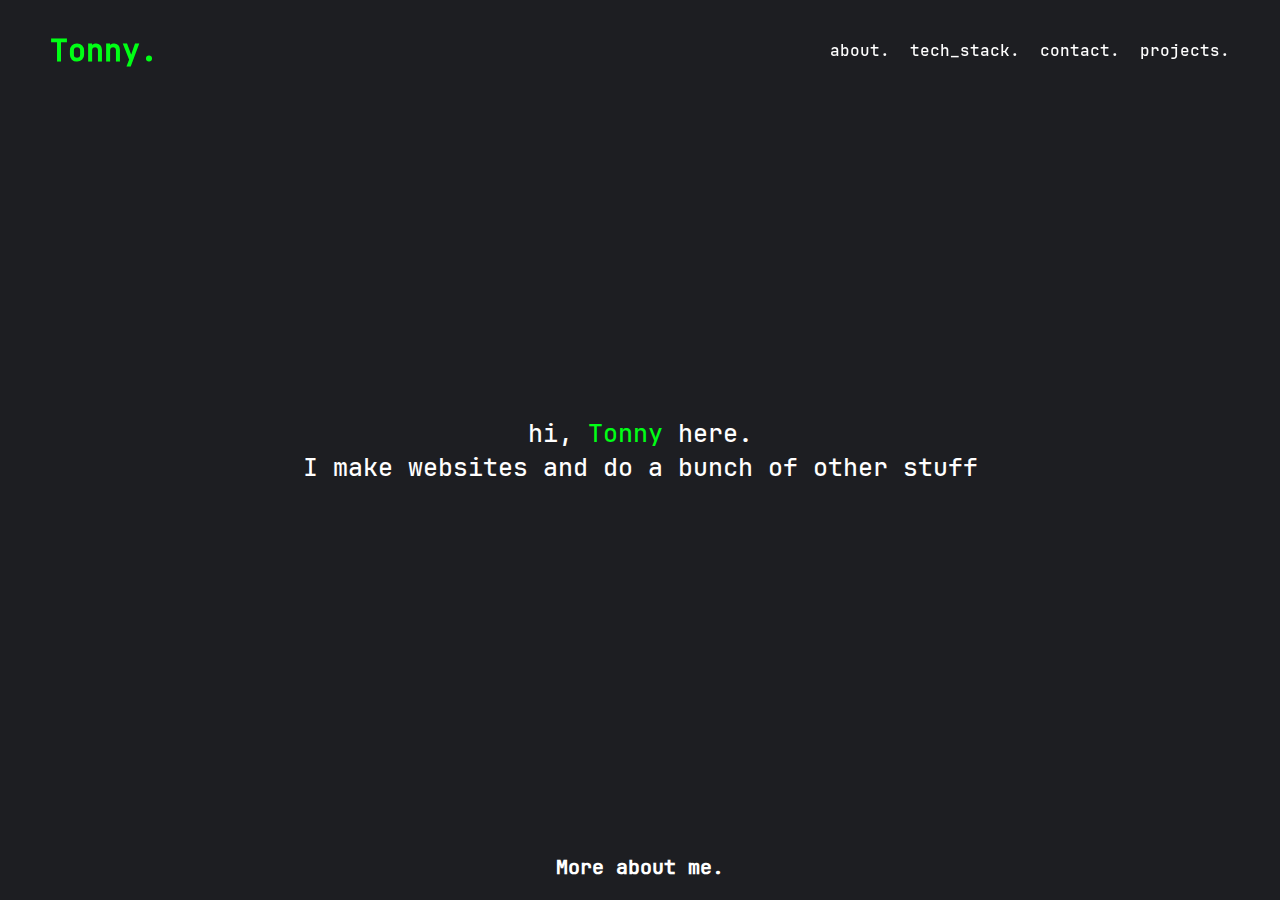
<file: index.html>
<!DOCTYPE html>
<html lang="en">
<head>
    <meta charset="UTF-8">
    <meta name="viewport" content="width=device-width, initial-scale=1.0">
    <link rel="stylesheet" href="styles.css">
    <link rel="icon" href="Assets/code.svg">
    <title>Tonny - Web Developer</title>
</head>
<body>
    <div class="navContainer">
        <div class="logo">
            <h1 class="thisLink">Tonny.</h1>
        </div>
        <nav>
            <ul id="menu">
                <li><a href="about.html">about.</a></li>
                <li><a href="techStack.html">tech_stack.</a></li>
                <li><a href="contact.html">contact.</a></li>
                <li><a href="projects.html">projects.</a></li>
            </ul>
        </nav>
        <div class="mobileControls">
            <svg id="openMenu" viewBox="0 0 24 24" width="50px" height="50px" fill="none" xmlns="http://www.w3.org/2000/svg" stroke="#fff"><g id="SVGRepo_bgCarrier" stroke-width="0"></g><g id="SVGRepo_tracerCarrier" stroke-linecap="round" stroke-linejoin="round"></g><g id="SVGRepo_iconCarrier"> <path d="M4 7L7 7M20 7L11 7" stroke="" stroke-width="1.5" stroke-linecap="round"></path> <path d="M20 17H17M4 17L13 17" stroke="" stroke-width="1.5" stroke-linecap="round"></path> <path d="M4 12H7L20 12" stroke="" stroke-width="1.5" stroke-linecap="round"></path> </g></svg>
            <svg id="closeMenu" viewBox="0 0 24 24" width="50px" height="50px" fill="none" xmlns="http://www.w3.org/2000/svg" stroke="#fff"><g id="SVGRepo_bgCarrier" stroke-width="0"></g><g id="SVGRepo_tracerCarrier" stroke-linecap="round" stroke-linejoin="round"></g><g id="SVGRepo_iconCarrier"> <g id="Menu / Close_MD"> <path id="Vector" d="M18 18L12 12M12 12L6 6M12 12L18 6M12 12L6 18" stroke="" stroke-width="2" stroke-linecap="round" stroke-linejoin="round"></path> </g> </g></svg>
        </div>
    </div>
    <section class="hero">
        <p>hi, <span class="thisLink" >Tonny</span> here.<br> I make websites and do a bunch of other stuff</p>
        <h3 class="scrollDown"><a href="projects.html">More about me.</a></h3>
    </section>
   
    <script src="app.js"></script>

    
</body>
</html>
</file>
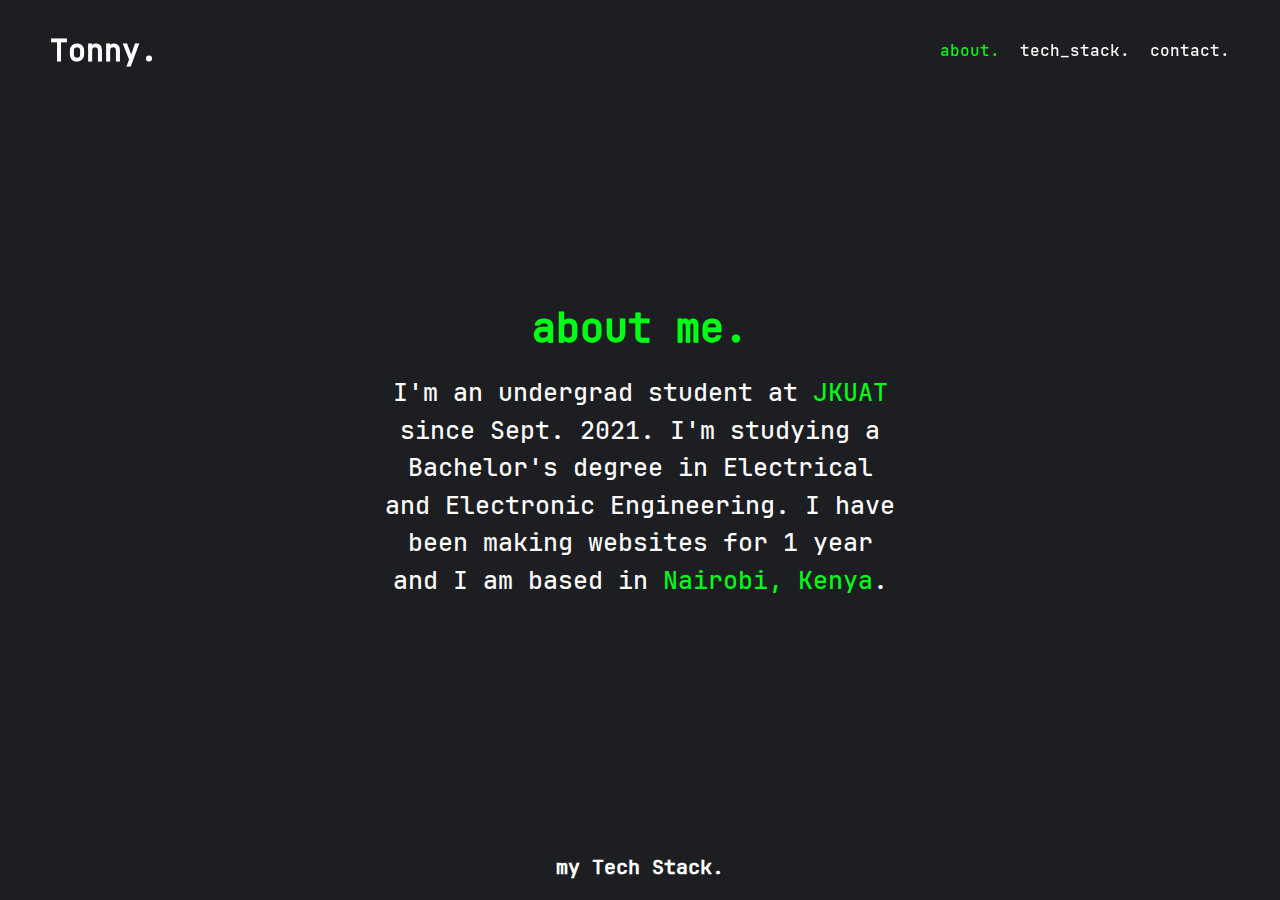
<file: about.html>
<!DOCTYPE html>
<html lang="en">
<head>
    <meta charset="UTF-8">
    <meta name="viewport" content="width=device-width, initial-scale=1.0">
    <link rel="stylesheet" href="styles.css">
    <link rel="icon" href="Assets/code.svg">
    <title>Tonny - About</title>
</head>
<body>
    <div class="navContainer">
        <div class="logo">
            <h1><a href="index.html">Tonny.</a></h1>
        </div>
        <nav>
            <ul id="menu">
                <li><a class="thisLink" href="about.html">about.</a></li>
                <li><a href="techStack.html">tech_stack.</a></li>
                <li><a href="contact.html">contact.</a></li>
            </ul>
        </nav>
        <div class="mobileControls">
            <svg id="openMenu" viewBox="0 0 24 24" width="50px" height="50px" fill="none" xmlns="http://www.w3.org/2000/svg" stroke="#fff"><g id="SVGRepo_bgCarrier" stroke-width="0"></g><g id="SVGRepo_tracerCarrier" stroke-linecap="round" stroke-linejoin="round"></g><g id="SVGRepo_iconCarrier"> <path d="M4 7L7 7M20 7L11 7" stroke="" stroke-width="1.5" stroke-linecap="round"></path> <path d="M20 17H17M4 17L13 17" stroke="" stroke-width="1.5" stroke-linecap="round"></path> <path d="M4 12H7L20 12" stroke="" stroke-width="1.5" stroke-linecap="round"></path> </g></svg>
            <svg id="closeMenu" viewBox="0 0 24 24" width="50px" height="50px" fill="none" xmlns="http://www.w3.org/2000/svg" stroke="#fff"><g id="SVGRepo_bgCarrier" stroke-width="0"></g><g id="SVGRepo_tracerCarrier" stroke-linecap="round" stroke-linejoin="round"></g><g id="SVGRepo_iconCarrier"> <g id="Menu / Close_MD"> <path id="Vector" d="M18 18L12 12M12 12L6 6M12 12L18 6M12 12L6 18" stroke="" stroke-width="2" stroke-linecap="round" stroke-linejoin="round"></path> </g> </g></svg>
        </div>
    </div>
    <section class="about">
        <h1 class="thisLink">about me.</h1>
        <p>I'm an undergrad student at <span><a class="thisLink" href="https://www.jkuat.ac.ke/" >JKUAT</a></span> since Sept. 2021.
            I'm studying a Bachelor's degree in Electrical and Electronic Engineering. 
            I have been making websites for <span id="experienceYears">1 year</span> and
            I am based in <span><a class="thisLink" href="https://www.google.com/search?q=nairobi&sca_esv=2e926f43141c8c40&sxsrf=ADLYWIKxHqfuUeMB3ZUhoISvGhqfgi4Hsw%3A1726320033377&ei=oY3lZuvZFsOLxc8Pk4650AU&ved=0ahUKEwirru6iw8KIAxXDRfEDHRNHDloQ4dUDCBA&uact=5&oq=nairobi&gs_lp=[base64]&sclient=gws-wiz-serp">Nairobi, Kenya</a></span>. </p>
        <h3 class="scrollDown"><a href="techStack.html">my Tech Stack.</a></h3>
    </section>
   
    <script src="app.js"></script>

    
</body>
</html>
</file>
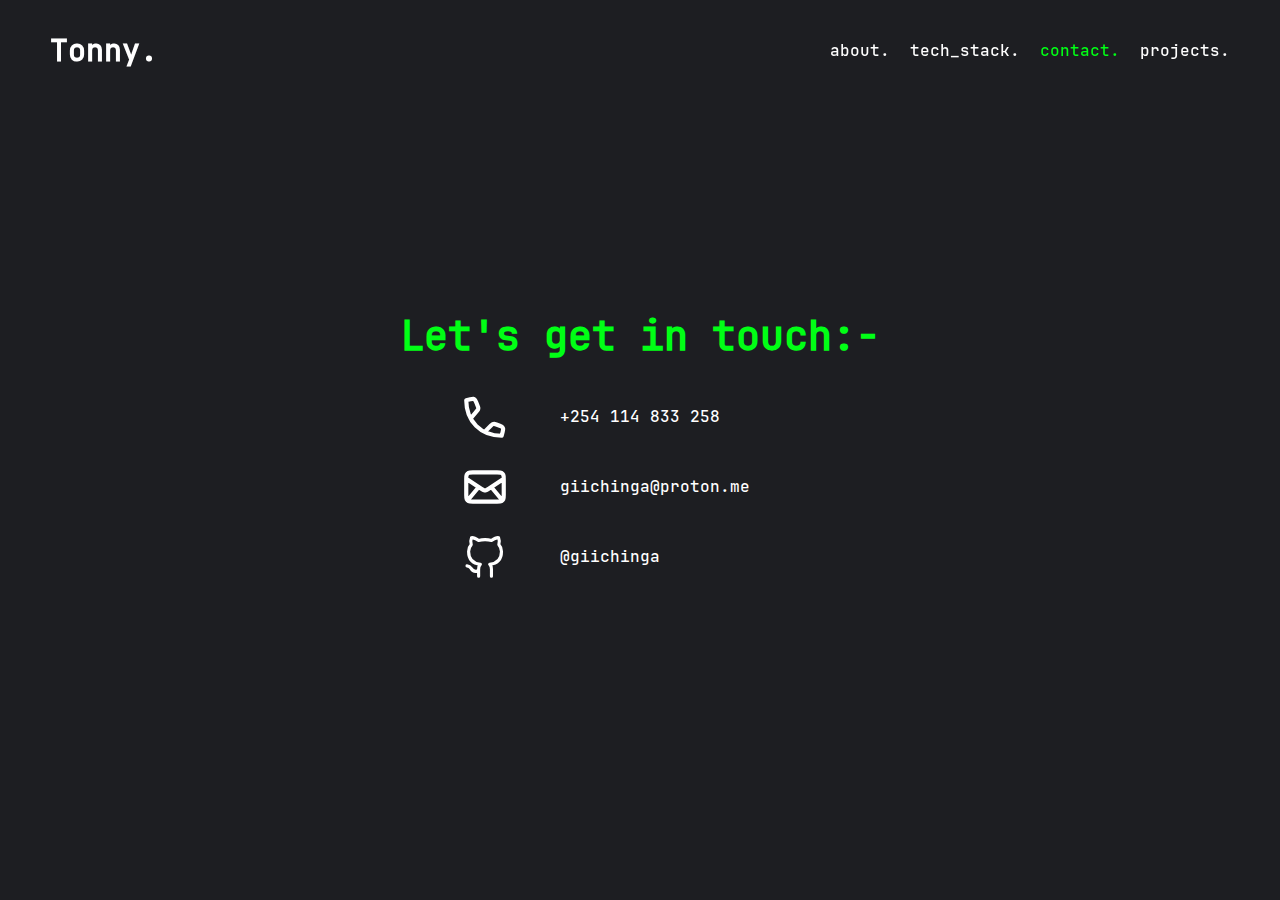
<file: contact.html>
<!DOCTYPE html>
<html lang="en">
<head>
    <meta charset="UTF-8">
    <meta name="viewport" content="width=device-width, initial-scale=1.0">
    <link rel="stylesheet" href="styles.css">
    <link rel="icon" href="Assets/code.svg">
    <title>Tonny - Contact</title>
</head>
<body>
    <div class="navContainer">
        <div class="logo">
            <h1><a href="index.html">Tonny.</a></h1>
        </div>
        <nav>
            <ul id="menu">
                <li><a href="about.html">about.</a></li>
                <li><a href="techStack.html">tech_stack.</a></li>
                <li><a class="thisLink" href="contact.html">contact.</a></li>
                <li><a href="projects.html">projects.</a></li>

            </ul>
        </nav>
        <div class="mobileControls">
            <svg id="openMenu" viewBox="0 0 24 24" width="50px" height="50px" fill="none" xmlns="http://www.w3.org/2000/svg" stroke="#fff"><g id="SVGRepo_bgCarrier" stroke-width="0"></g><g id="SVGRepo_tracerCarrier" stroke-linecap="round" stroke-linejoin="round"></g><g id="SVGRepo_iconCarrier"> <path d="M4 7L7 7M20 7L11 7" stroke="" stroke-width="1.5" stroke-linecap="round"></path> <path d="M20 17H17M4 17L13 17" stroke="" stroke-width="1.5" stroke-linecap="round"></path> <path d="M4 12H7L20 12" stroke="" stroke-width="1.5" stroke-linecap="round"></path> </g></svg>
            <svg id="closeMenu" viewBox="0 0 24 24" width="50px" height="50px" fill="none" xmlns="http://www.w3.org/2000/svg" stroke="#fff"><g id="SVGRepo_bgCarrier" stroke-width="0"></g><g id="SVGRepo_tracerCarrier" stroke-linecap="round" stroke-linejoin="round"></g><g id="SVGRepo_iconCarrier"> <g id="Menu / Close_MD"> <path id="Vector" d="M18 18L12 12M12 12L6 6M12 12L18 6M12 12L6 18" stroke="" stroke-width="2" stroke-linecap="round" stroke-linejoin="round"></path> </g> </g></svg>
        </div>
    </div>
    <section class="contact">
        <h1 class="thisLink">Let's get in touch:-</h1>
        <ul>
            <li><a><svg viewBox="0 0 24 24" fill="none" xmlns="http://www.w3.org/2000/svg"><g id="SVGRepo_bgCarrier" stroke-width="0"></g><g id="SVGRepo_tracerCarrier" stroke-linecap="round" stroke-linejoin="round"></g><g id="SVGRepo_iconCarrier"> <path d="M5.11596 12.7268L8.15456 9.08666C8.46255 8.69067 8.61655 8.49267 8.69726 8.27061C8.76867 8.07411 8.79821 7.86486 8.784 7.65628C8.76793 7.42055 8.67477 7.18766 8.48846 6.72187L7.77776 4.94513C7.50204 4.25581 7.36417 3.91116 7.12635 3.68525C6.91678 3.48618 6.65417 3.3519 6.37009 3.29856C6.0477 3.23803 5.68758 3.32806 4.96733 3.50812L3 4.00002C3 14 9.99969 21 20 21L20.4916 19.0324C20.6717 18.3122 20.7617 17.952 20.7012 17.6297C20.6478 17.3456 20.5136 17.083 20.3145 16.8734C20.0886 16.6356 19.7439 16.4977 19.0546 16.222L17.4691 15.5878C16.9377 15.3752 16.672 15.2689 16.4071 15.2608C16.1729 15.2536 15.9404 15.3013 15.728 15.4002C15.4877 15.512 15.2854 15.7144 14.8807 16.1191L11.7943 19.1569" stroke="#000000" stroke-width="2" stroke-linecap="round" stroke-linejoin="round"></path> </g></svg> +254 114 833 258</a></li>
            <li><a><svg viewBox="0 0 24 24" fill="none" xmlns="http://www.w3.org/2000/svg"><g id="SVGRepo_bgCarrier" stroke-width="0"></g><g id="SVGRepo_tracerCarrier" stroke-linecap="round" stroke-linejoin="round"></g><g id="SVGRepo_iconCarrier"> <path d="M4 18L9 12M20 18L15 12M3 8L10.225 12.8166C10.8665 13.2443 11.1872 13.4582 11.5339 13.5412C11.8403 13.6147 12.1597 13.6147 12.4661 13.5412C12.8128 13.4582 13.1335 13.2443 13.775 12.8166L21 8M6.2 19H17.8C18.9201 19 19.4802 19 19.908 18.782C20.2843 18.5903 20.5903 18.2843 20.782 17.908C21 17.4802 21 16.9201 21 15.8V8.2C21 7.0799 21 6.51984 20.782 6.09202C20.5903 5.71569 20.2843 5.40973 19.908 5.21799C19.4802 5 18.9201 5 17.8 5H6.2C5.0799 5 4.51984 5 4.09202 5.21799C3.71569 5.40973 3.40973 5.71569 3.21799 6.09202C3 6.51984 3 7.07989 3 8.2V15.8C3 16.9201 3 17.4802 3.21799 17.908C3.40973 18.2843 3.71569 18.5903 4.09202 18.782C4.51984 19 5.07989 19 6.2 19Z" stroke="#000000" stroke-width="2" stroke-linecap="round" stroke-linejoin="round"></path> </g></svg> giichinga@proton.me</a></li>
            <li><a><svg viewBox="0 0 192 192" xmlns="http://www.w3.org/2000/svg" fill="none"><g id="SVGRepo_bgCarrier" stroke-width="0"></g><g id="SVGRepo_tracerCarrier" stroke-linecap="round" stroke-linejoin="round"></g><g id="SVGRepo_iconCarrier"><path stroke="#000000" stroke-linecap="round" stroke-linejoin="round" stroke-width="12" d="M120.755 170c.03-4.669.059-20.874.059-27.29 0-9.272-3.167-15.339-6.719-18.41 22.051-2.464 45.201-10.863 45.201-49.067 0-10.855-3.824-19.735-10.175-26.683 1.017-2.516 4.413-12.63-.987-26.32 0 0-8.296-2.672-27.202 10.204-7.912-2.213-16.371-3.308-24.784-3.352-8.414.044-16.872 1.14-24.785 3.352C52.457 19.558 44.162 22.23 44.162 22.23c-5.4 13.69-2.004 23.804-.987 26.32C36.824 55.498 33 64.378 33 75.233c0 38.204 23.149 46.603 45.2 49.067-3.551 3.071-6.719 9.138-6.719 18.41 0 6.416.03 22.621.059 27.29M27 130c9.939.703 15.67 9.735 15.67 9.735 8.834 15.199 23.178 10.803 28.815 8.265"></path></g></svg> @giichinga</a></li>
        </ul>

    </section>
   
    <script src="app.js"></script>

    
</body>
</html>
</file>
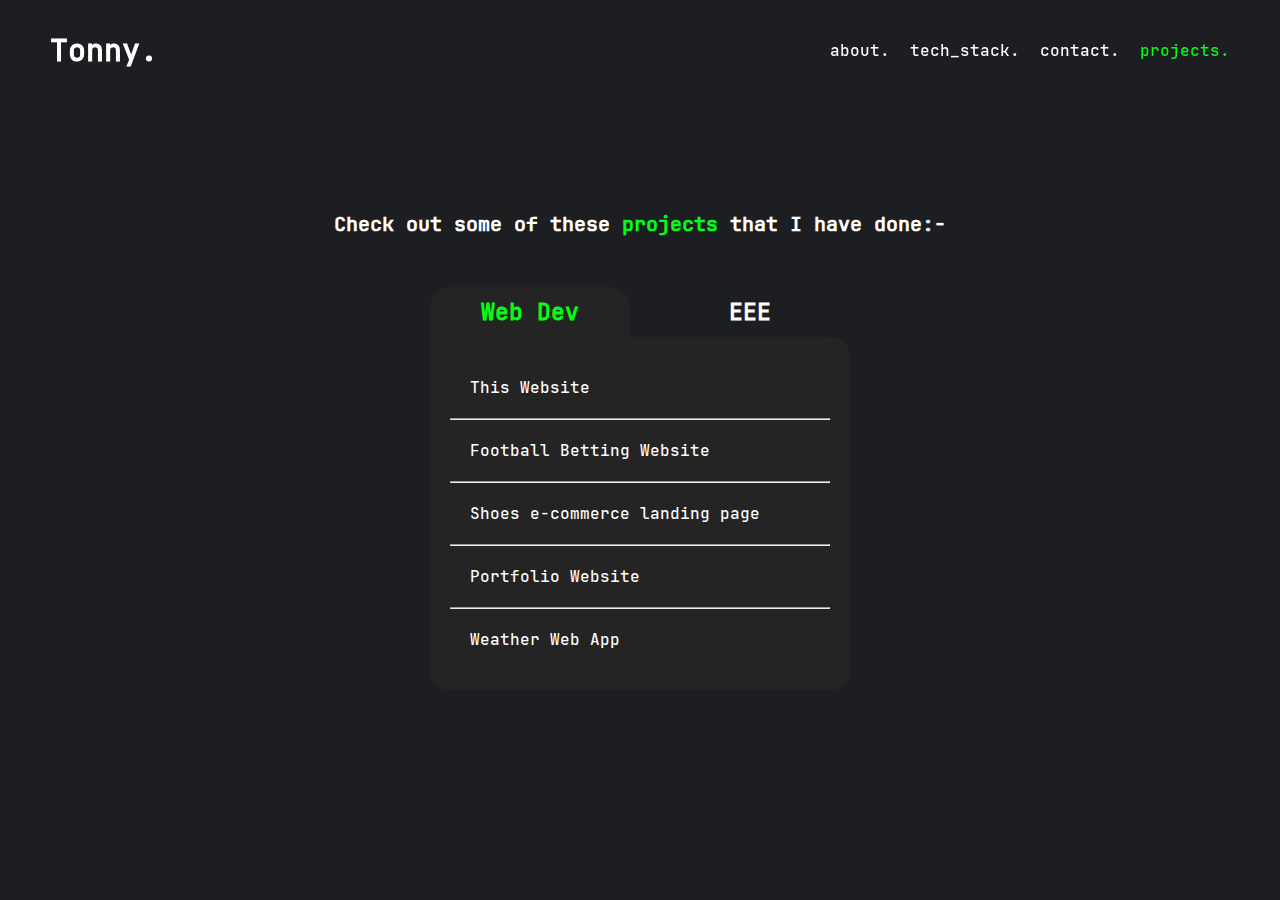
<file: projects.html>
<!DOCTYPE html>
<html lang="en">
<head>
    <meta charset="UTF-8">
    <meta name="viewport" content="width=device-width, initial-scale=1.0">
    <link rel="stylesheet" href="styles.css">
    <link rel="icon" href="Assets/code.svg">
    <title>Tonny - Web Developer</title>
</head>
<body>
    <div class="navContainer">
        <div class="logo">
            <h1><a href="index.html">Tonny.</a></h1>
        </div>
        <nav>
            <ul id="menu">
                <li><a href="about.html">about.</a></li>
                <li><a href="techStack.html">tech_stack.</a></li>
                <li><a href="contact.html">contact.</a></li>
                <li><a class="thisLink" href="projects.html">projects.</a></li>
            </ul>
        </nav>
        <div class="mobileControls">
            <svg id="openMenu" viewBox="0 0 24 24" width="50px" height="50px" fill="none" xmlns="http://www.w3.org/2000/svg" stroke="#fff"><g id="SVGRepo_bgCarrier" stroke-width="0"></g><g id="SVGRepo_tracerCarrier" stroke-linecap="round" stroke-linejoin="round"></g><g id="SVGRepo_iconCarrier"> <path d="M4 7L7 7M20 7L11 7" stroke="" stroke-width="1.5" stroke-linecap="round"></path> <path d="M20 17H17M4 17L13 17" stroke="" stroke-width="1.5" stroke-linecap="round"></path> <path d="M4 12H7L20 12" stroke="" stroke-width="1.5" stroke-linecap="round"></path> </g></svg>
            <svg id="closeMenu" viewBox="0 0 24 24" width="50px" height="50px" fill="none" xmlns="http://www.w3.org/2000/svg" stroke="#fff"><g id="SVGRepo_bgCarrier" stroke-width="0"></g><g id="SVGRepo_tracerCarrier" stroke-linecap="round" stroke-linejoin="round"></g><g id="SVGRepo_iconCarrier"> <g id="Menu / Close_MD"> <path id="Vector" d="M18 18L12 12M12 12L6 6M12 12L18 6M12 12L6 18" stroke="" stroke-width="2" stroke-linecap="round" stroke-linejoin="round"></path> </g> </g></svg>
        </div>
    </div>
    <section class="projects">
        <h1 class="projectsIntro">Check out some of these <span class="thisLink">projects</span> that I have done:-</h1>
        <div class="projectChooser">
            <h2 class="selected" id="projectWebBtn">Web Dev</h2>
            <h2 id="projectElecBtn">EEE</h2>
        </div>
        <div class="projectContainer">
            <ul class="webProjects" id="projectWeb">
                <li>This Website</li>
                <hr>
                <li>Football Betting Website</li>
                <hr>
                <li>Shoes e-commerce landing page</li>
                <hr>
                <li>Portfolio Website</li>
                <hr>
                <li>Weather Web App</li>
            </ul>
            <ul class="elecProjects" id="projectElec">
                <li>Smart Home Automation System</li>
                <hr>
                <li>Smart Irrigation System</li>
                <hr>
                <li>Smart Energy Meter</li>
                <hr>
                <li>Smart Security System</li>
                <hr>
                <li>Smart Traffic Light System</li>

        </div>
    </section>
   
    <script src="app.js"></script>

    
</body>
</html>
</file>
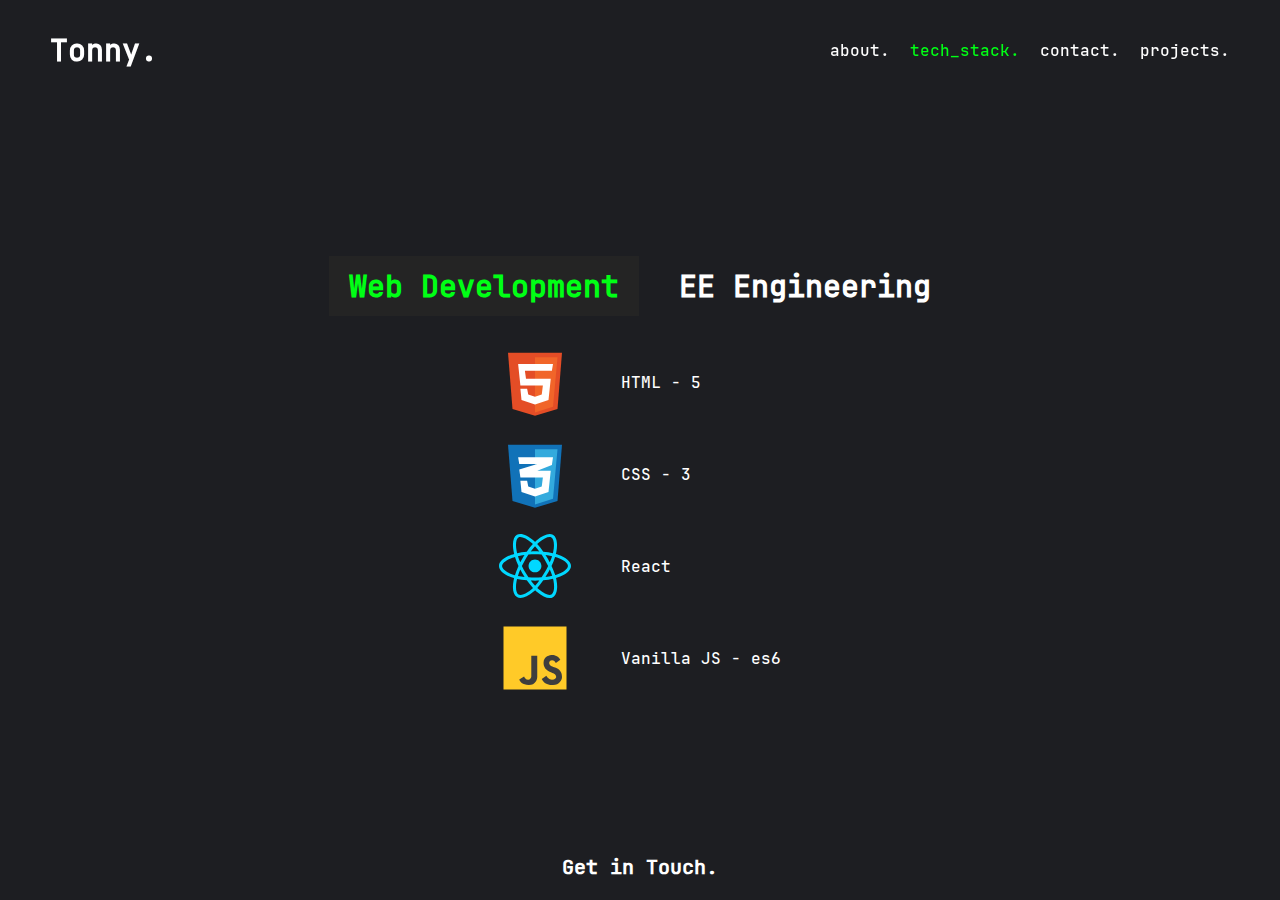
<file: techStack.html>
<!DOCTYPE html>
<html lang="en">
<head>
    <meta charset="UTF-8">
    <meta name="viewport" content="width=device-width, initial-scale=1.0">
    <link rel="stylesheet" href="styles.css">
    <link rel="icon" href="Assets/code.svg">
    <title>Tonny - Tech Stack</title>
</head>
<body>
    <div class="navContainer">
        <div class="logo">
            <h1><a href="index.html">Tonny.</a></h1>
        </div>
        <nav>
            <ul id="menu">
                <li><a href="about.html">about.</a></li>
                <li><a class="thisLink" href="techStack.html">tech_stack.</a></li>
                <li><a href="contact.html">contact.</a></li>
                <li><a href="projects.html">projects.</a></li>

            </ul>
        </nav>
        <div class="mobileControls">
            <svg id="openMenu" viewBox="0 0 24 24" width="50px" height="50px" fill="none" xmlns="http://www.w3.org/2000/svg" stroke="#fff"><g id="SVGRepo_bgCarrier" stroke-width="0"></g><g id="SVGRepo_tracerCarrier" stroke-linecap="round" stroke-linejoin="round"></g><g id="SVGRepo_iconCarrier"> <path d="M4 7L7 7M20 7L11 7" stroke="" stroke-width="1.5" stroke-linecap="round"></path> <path d="M20 17H17M4 17L13 17" stroke="" stroke-width="1.5" stroke-linecap="round"></path> <path d="M4 12H7L20 12" stroke="" stroke-width="1.5" stroke-linecap="round"></path> </g></svg>
            <svg id="closeMenu" viewBox="0 0 24 24" width="50px" height="50px" fill="none" xmlns="http://www.w3.org/2000/svg" stroke="#fff"><g id="SVGRepo_bgCarrier" stroke-width="0"></g><g id="SVGRepo_tracerCarrier" stroke-linecap="round" stroke-linejoin="round"></g><g id="SVGRepo_iconCarrier"> <g id="Menu / Close_MD"> <path id="Vector" d="M18 18L12 12M12 12L6 6M12 12L18 6M12 12L6 18" stroke="" stroke-width="2" stroke-linecap="round" stroke-linejoin="round"></path> </g> </g></svg>
        </div>
    </div>
    <section class="tech">
        <div class="careerChoice">
            <h2 class="active" id="careerWeb" >Web Development</h2>
            <h2 id="careerElec">EE Engineering</h2>
        </div>
       <div class="techs">
        <div class="techWeb" id="techWeb">
            <ul>
                <li><svg width="72px" height="72px" viewBox="0 0 32 32" fill="none" xmlns="http://www.w3.org/2000/svg"><g id="SVGRepo_bgCarrier" stroke-width="0"></g><g id="SVGRepo_tracerCarrier" stroke-linecap="round" stroke-linejoin="round"></g><g id="SVGRepo_iconCarrier"> <path d="M6 28L4 3H28L26 28L16 31L6 28Z" fill="#E44D26"></path> <path d="M26 5H16V29.5L24 27L26 5Z" fill="#F16529"></path> <path d="M9.5 17.5L8.5 8H24L23.5 11H11.5L12 14.5H23L22 24L16 26L10 24L9.5 19H12.5L13 21.5L16 22.5L19 21.5L19.5 17.5H9.5Z" fill="white"></path> </g></svg> HTML - 5</li>
                <li><svg width="72px" height="72px" viewBox="0 0 32 32" fill="none" xmlns="http://www.w3.org/2000/svg"><g id="SVGRepo_bgCarrier" stroke-width="0"></g><g id="SVGRepo_tracerCarrier" stroke-linecap="round" stroke-linejoin="round"></g><g id="SVGRepo_iconCarrier"> <path d="M6 28L4 3H28L26 28L16 31L6 28Z" fill="#1172B8"></path> <path d="M26 5H16V29.5L24 27L26 5Z" fill="#33AADD"></path> <path d="M19.5 17.5H9.5L9 14L17 11.5H9L8.5 8.5H24L23.5 12L17 14.5H23L22 24L16 26L10 24L9.5 19H12.5L13 21.5L16 22.5L19 21.5L19.5 17.5Z" fill="white"></path> </g></svg> CSS - 3</li>
                <li><svg width="72px" height="72px" viewBox="0 -14 256 256" version="1.1" xmlns="http://www.w3.org/2000/svg" xmlns:xlink="http://www.w3.org/1999/xlink" preserveAspectRatio="xMidYMid" fill="#000000"><g id="SVGRepo_bgCarrier" stroke-width="0"></g><g id="SVGRepo_tracerCarrier" stroke-linecap="round" stroke-linejoin="round"></g><g id="SVGRepo_iconCarrier"> <g> <path d="M210.483381,73.8236374 C207.827698,72.9095503 205.075867,72.0446761 202.24247,71.2267368 C202.708172,69.3261098 203.135596,67.4500894 203.515631,65.6059664 C209.753843,35.3248922 205.675082,10.9302478 191.747328,2.89849283 C178.392359,-4.80289661 156.551327,3.22703567 134.492936,22.4237776 C132.371761,24.2697233 130.244662,26.2241201 128.118477,28.2723861 C126.701777,26.917204 125.287358,25.6075897 123.876584,24.3549348 C100.758745,3.82852863 77.5866802,-4.82157937 63.6725966,3.23341515 C50.3303869,10.9571328 46.3792156,33.8904224 51.9945178,62.5880206 C52.5367729,65.3599011 53.1706189,68.1905639 53.8873982,71.068617 C50.6078941,71.9995641 47.4418534,72.9920277 44.4125156,74.0478303 C17.3093297,83.497195 0,98.3066828 0,113.667995 C0,129.533287 18.5815786,145.446423 46.8116526,155.095373 C49.0394553,155.856809 51.3511025,156.576778 53.7333796,157.260293 C52.9600965,160.37302 52.2875179,163.423318 51.7229345,166.398431 C46.3687351,194.597975 50.5500231,216.989464 63.8566899,224.664425 C77.6012619,232.590464 100.66852,224.443422 123.130185,204.809231 C124.905501,203.257196 126.687196,201.611293 128.472081,199.886102 C130.785552,202.113904 133.095375,204.222319 135.392897,206.199955 C157.14963,224.922338 178.637969,232.482469 191.932332,224.786092 C205.663234,216.837268 210.125675,192.78347 204.332202,163.5181 C203.88974,161.283006 203.374826,158.99961 202.796573,156.675661 C204.416503,156.196743 206.006814,155.702335 207.557482,155.188332 C236.905331,145.46465 256,129.745175 256,113.667995 C256,98.2510906 238.132466,83.3418093 210.483381,73.8236374 L210.483381,73.8236374 Z M204.118035,144.807565 C202.718197,145.270987 201.281904,145.718918 199.818271,146.153177 C196.578411,135.896354 192.205739,124.989735 186.854729,113.72131 C191.961041,102.721277 196.164656,91.9540963 199.313837,81.7638014 C201.93261,82.5215915 204.474374,83.3208483 206.923636,84.1643056 C230.613348,92.3195488 245.063763,104.377206 245.063763,113.667995 C245.063763,123.564379 229.457753,136.411268 204.118035,144.807565 L204.118035,144.807565 Z M193.603754,165.642007 C196.165567,178.582766 196.531475,190.282717 194.834536,199.429057 C193.309843,207.64764 190.243595,213.12715 186.452366,215.321689 C178.384612,219.991462 161.131788,213.921395 142.525146,197.909832 C140.392124,196.074366 138.243609,194.114502 136.088259,192.040261 C143.301619,184.151133 150.510878,174.979732 157.54698,164.793993 C169.922699,163.695814 181.614905,161.900447 192.218042,159.449363 C192.740247,161.555956 193.204126,163.621993 193.603754,165.642007 L193.603754,165.642007 Z M87.2761866,214.514686 C79.3938934,217.298414 73.1160375,217.378157 69.3211631,215.189998 C61.2461189,210.532528 57.8891498,192.554265 62.4682434,168.438039 C62.9927272,165.676183 63.6170041,162.839142 64.3365173,159.939216 C74.8234575,162.258154 86.4299951,163.926841 98.8353334,164.932519 C105.918826,174.899534 113.336329,184.06091 120.811247,192.08264 C119.178102,193.65928 117.551336,195.16028 115.933685,196.574699 C106.001303,205.256705 96.0479605,211.41654 87.2761866,214.514686 L87.2761866,214.514686 Z M50.3486141,144.746959 C37.8658105,140.48046 27.5570398,134.935332 20.4908634,128.884403 C14.1414664,123.446815 10.9357817,118.048415 10.9357817,113.667995 C10.9357817,104.34622 24.8334611,92.4562517 48.0123604,84.3748281 C50.8247961,83.3942121 53.7689223,82.4701001 56.8242337,81.6020363 C60.0276398,92.0224477 64.229889,102.917218 69.3011135,113.93411 C64.1642716,125.11459 59.9023288,136.182975 56.6674809,146.725506 C54.489347,146.099407 52.3791089,145.440499 50.3486141,144.746959 L50.3486141,144.746959 Z M62.7270678,60.4878073 C57.9160346,35.9004118 61.1112387,17.3525532 69.1516515,12.6982729 C77.7160924,7.74005624 96.6544653,14.8094222 116.614922,32.5329619 C117.890816,33.6657739 119.171723,34.8514442 120.456275,36.0781256 C113.018267,44.0647686 105.66866,53.1573386 98.6480514,63.0655695 C86.6081646,64.1815215 75.0831931,65.9741531 64.4868907,68.3746571 C63.8206914,65.6948233 63.2305903,63.0619242 62.7270678,60.4878073 L62.7270678,60.4878073 Z M173.153901,87.7550367 C170.620796,83.3796304 168.020249,79.1076627 165.369124,74.9523483 C173.537126,75.9849113 181.362914,77.3555864 188.712066,79.0329319 C186.505679,86.1041206 183.755673,93.4974728 180.518546,101.076741 C178.196419,96.6680702 175.740322,92.2229454 173.153901,87.7550367 L173.153901,87.7550367 Z M128.122121,43.8938899 C133.166461,49.3588189 138.218091,55.4603279 143.186789,62.0803968 C138.179814,61.8439007 133.110868,61.720868 128.000001,61.720868 C122.937434,61.720868 117.905854,61.8411667 112.929865,62.0735617 C117.903575,55.515009 122.99895,49.4217021 128.122121,43.8938899 L128.122121,43.8938899 Z M82.8018984,87.830679 C80.2715265,92.2183886 77.8609975,96.6393627 75.5753239,101.068539 C72.3906004,93.5156998 69.6661103,86.0886276 67.440586,78.9171899 C74.7446255,77.2826781 82.5335049,75.9461789 90.6495601,74.9332099 C87.9610684,79.1268011 85.3391054,83.4302106 82.8018984,87.8297677 L82.8018984,87.830679 L82.8018984,87.830679 Z M90.8833221,153.182899 C82.4979621,152.247395 74.5919739,150.979704 67.289757,149.390303 C69.5508242,142.09082 72.3354636,134.505173 75.5876271,126.789657 C77.8792246,131.215644 80.2993228,135.638441 82.8451877,140.03572 L82.8456433,140.03572 C85.4388987,144.515476 88.1255676,148.90364 90.8833221,153.182899 L90.8833221,153.182899 Z M128.424691,184.213105 C123.24137,178.620587 118.071264,172.434323 113.021912,165.780078 C117.923624,165.972373 122.921029,166.0708 128.000001,166.0708 C133.217953,166.0708 138.376211,165.953235 143.45336,165.727219 C138.468257,172.501308 133.434855,178.697141 128.424691,184.213105 L128.424691,184.213105 Z M180.622896,126.396409 C184.044571,134.195313 186.929004,141.741317 189.219234,148.9164 C181.796719,150.609693 173.782736,151.973534 165.339049,152.986959 C167.996555,148.775595 170.619884,144.430263 173.197646,139.960532 C175.805484,135.438399 178.28163,130.90943 180.622896,126.396409 L180.622896,126.396409 Z M163.724586,134.496971 C159.722835,141.435557 155.614455,148.059271 151.443648,154.311611 C143.847063,154.854776 135.998946,155.134562 128.000001,155.134562 C120.033408,155.134562 112.284171,154.887129 104.822013,154.402745 C100.48306,148.068386 96.285368,141.425078 92.3091341,134.556664 L92.3100455,134.556664 C88.3442923,127.706935 84.6943232,120.799333 81.3870228,113.930466 C84.6934118,107.045648 88.3338117,100.130301 92.276781,93.292874 L92.2758697,93.294241 C96.2293193,86.4385872 100.390102,79.8276317 104.688954,73.5329157 C112.302398,72.9573964 120.109505,72.6571055 127.999545,72.6571055 L128.000001,72.6571055 C135.925583,72.6571055 143.742714,72.9596746 151.353879,73.5402067 C155.587114,79.7888993 159.719645,86.3784378 163.688588,93.2350031 C167.702644,100.168578 171.389978,107.037901 174.724618,113.77508 C171.400003,120.627999 167.720871,127.566587 163.724586,134.496971 L163.724586,134.496971 Z M186.284677,12.3729198 C194.857321,17.3165548 198.191049,37.2542268 192.804953,63.3986692 C192.461372,65.0669011 192.074504,66.7661189 191.654369,68.4881206 C181.03346,66.0374921 169.500286,64.2138746 157.425315,63.0810626 C150.391035,53.0639249 143.101577,43.9572289 135.784778,36.073113 C137.751934,34.1806885 139.716356,32.3762092 141.672575,30.673346 C160.572216,14.2257007 178.236518,7.73185406 186.284677,12.3729198 L186.284677,12.3729198 Z M128.000001,90.8080696 C140.624975,90.8080696 150.859926,101.042565 150.859926,113.667995 C150.859926,126.292969 140.624975,136.527922 128.000001,136.527922 C115.375026,136.527922 105.140075,126.292969 105.140075,113.667995 C105.140075,101.042565 115.375026,90.8080696 128.000001,90.8080696 L128.000001,90.8080696 Z" fill="#00D8FF"> </path> </g> </g></svg> React</li>
                <li><svg class="roundSvg" width="72px" height="72px" viewBox="0 0 32 32" fill="none" xmlns="http://www.w3.org/2000/svg"><g id="SVGRepo_bgCarrier" stroke-width="0"></g><g id="SVGRepo_tracerCarrier" stroke-linecap="round" stroke-linejoin="round"></g><g id="SVGRepo_iconCarrier"> <rect x="2" y="2" width="28" height="28" fill="#FFCA28"></rect> <path d="M19 25.2879L21.0615 23.9237C21.2231 24.4313 22.2462 25.6368 23.5385 25.6368C24.8308 25.6368 25.4308 24.931 25.4308 24.463C25.4308 23.1878 24.1112 22.7382 23.4774 22.5223C23.374 22.4871 23.289 22.4581 23.2308 22.4328C23.2009 22.4198 23.1558 22.4025 23.0979 22.3804C22.393 22.1111 19.7923 21.1175 19.7923 18.2373C19.7923 15.065 22.8538 14.7002 23.5462 14.7002C23.9991 14.7002 26.1769 14.7557 27.2615 16.7939L25.2615 18.1898C24.8231 17.3015 24.0946 17.0081 23.6462 17.0081C22.5385 17.0081 22.3077 17.8201 22.3077 18.1898C22.3077 19.227 23.5112 19.6919 24.5273 20.0844C24.7932 20.1871 25.0462 20.2848 25.2615 20.3866C26.3692 20.91 28 21.7666 28 24.463C28 25.8136 26.8672 28.0002 24.0154 28.0002C20.1846 28.0002 19.1692 25.7003 19 25.2879Z" fill="#3E3E3E"></path> <path d="M9 25.5587L11.1487 24.1953C11.317 24.7026 11.9713 25.638 12.9205 25.638C13.8698 25.638 14.3557 24.663 14.3557 24.1953V15.0002H16.9982V24.1953C17.041 25.4636 16.3376 28.0002 13.2332 28.0002C10.379 28.0002 9.19242 26.3039 9 25.5587Z" fill="#3E3E3E"></path> </g></svg> Vanilla JS - es6 </li>
                
            </ul>
        </div>
        <div class="techEEE " id="techEEE">
            <ul>
                <li><svg width="72px" height="72px" viewBox="0 0 1024 1024" xmlns="http://www.w3.org/2000/svg" fill="#000000"><g id="SVGRepo_bgCarrier" stroke-width="0"></g><g id="SVGRepo_tracerCarrier" stroke-linecap="round" stroke-linejoin="round"></g><g id="SVGRepo_iconCarrier"> <style> .st1{fill:#fff} </style> <g id="Icon"> <circle id="Background" cx="512" cy="512" r="512" style="fill:#356eb9"></circle> <path class="st1" d="M414.2 252.3c47.8.2 95.6-.2 143.4.1 10.5-.3 21.3 5.5 24.1 16.2C648.9 427.5 716 586.4 783 745.3c-46.7.1-93.4.3-140.1-.1-17.2-42.1-35.3-83.8-52.8-125.7-46.6 29.5-93.8 58.1-140.5 87.7-23.8 14.6-47.7 30.4-75.1 37.1-13.6 3.1-31.3 1.4-38.7-12.2-22.5-41-44.8-82.1-66.7-123.4 7.6 6.5 17 10.6 27.2 10.4 97.9-.1 195.7.2 293.6-.1-47-111.4-94.1-222.8-141-334.2-3.6-8.4-6.9-17.6-14.3-23.4-5.9-5.1-13.4-6.9-20.4-9.1z"></path> <path class="st1" d="M388 291.5c3.9-10.1 8.6-23.5 21.1-25 11.2-1.8 19.8 7.3 23.7 16.8 16.9 38.6 32.5 77.9 49.4 116.5-28.8 68.3-57.7 136.5-86.6 204.7-30.3-.1-60.6 0-90.9 0-10.3-.2-21.9-2.5-28.3-11.3-7.7-9.6-5.1-23.1-.8-33.6C313 470.2 350.5 380.9 388 291.5z"></path> </g> </g></svg>AutoDesk</li>
                <li><img src="Assets/kiCad.webp"> KiCAD</li>
                <li><img src="Assets/easyeda.webp"> EasyEDA </li>
                <li><img src="Assets/multisim.png"> Multisim </li>
            </ul>
        </div>
       </div>
       <h3 class="scrollDown"><a href="contact.html">Get in Touch.</a></h3>
    </section>
   
    
    <script src="app.js"></script>
</body>
</html>
</file>
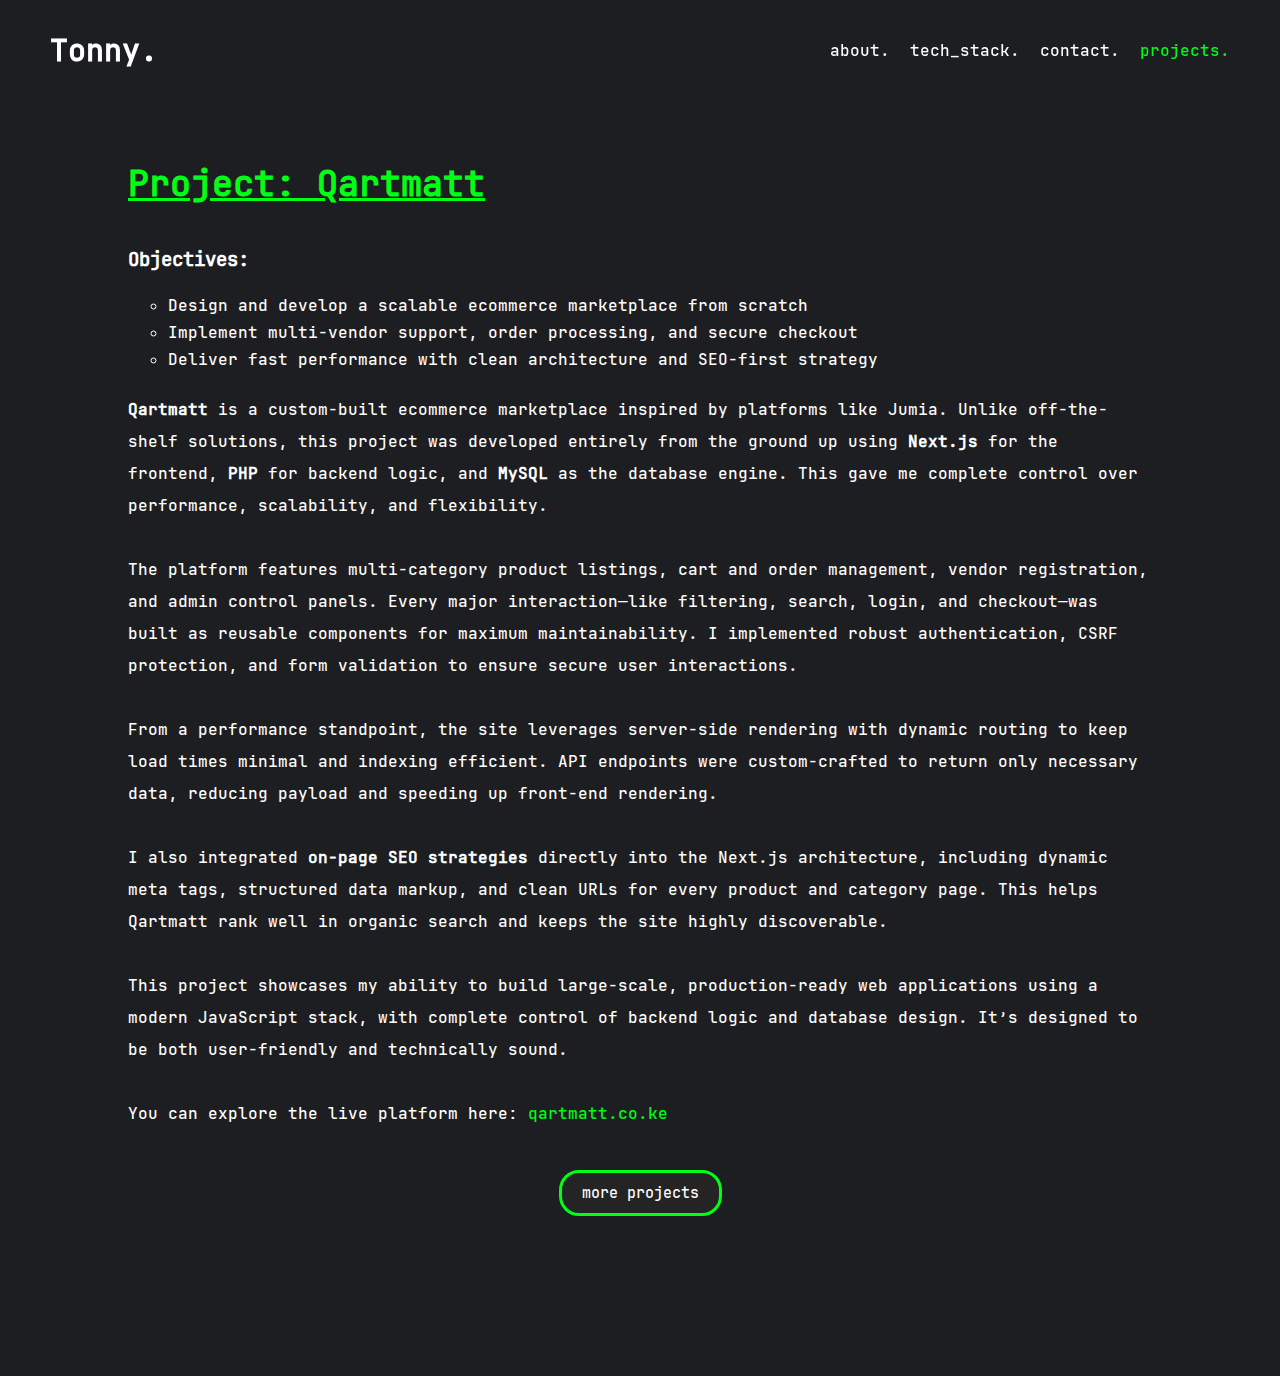
<file: Projects/qartmatt.html>
<!DOCTYPE html>
<html lang="en">
<head>
    <meta charset="UTF-8">
    <meta name="viewport" content="width=device-width, initial-scale=1.0">
    <link rel="stylesheet" href="../styles.css">
    <link rel="icon" href="../Assets/code.svg">
    <title>Qartmatt – Custom Ecommerce Marketplace</title>
</head>
<body>
    <div class="navContainer">
        <div class="logo">
            <h1><a href="../index.html">Tonny.</a></h1>
        </div>
        <nav>
            <ul id="menu">
                <li><a href="../about.html">about.</a></li>
                <li><a href="../techStack.html">tech_stack.</a></li>
                <li><a href="../contact.html">contact.</a></li>
                <li><a class="thisLink" href="../projects.html">projects.</a></li>
            </ul>
        </nav>
        <div class="mobileControls">
            <svg id="openMenu" viewBox="0 0 24 24" width="50px" height="50px" fill="none" xmlns="http://www.w3.org/2000/svg" stroke="#fff">
                <path d="M4 7L7 7M20 7L11 7" stroke-width="1.5" stroke-linecap="round"></path>
                <path d="M20 17H17M4 17L13 17" stroke-width="1.5" stroke-linecap="round"></path>
                <path d="M4 12H7L20 12" stroke-width="1.5" stroke-linecap="round"></path>
            </svg>
            <svg id="closeMenu" viewBox="0 0 24 24" width="50px" height="50px" fill="none" xmlns="http://www.w3.org/2000/svg" stroke="#fff">
                <path d="M18 18L12 12M12 12L6 6M12 12L18 6M12 12L6 18" stroke-width="2" stroke-linecap="round" stroke-linejoin="round"></path>
            </svg>
        </div>
    </div>

    <section class="actuaProjectContainer">
        <h1 class="projectTitle thisLink">Project: Qartmatt</h1>

        <h3>Objectives:</h3>
        <ul class="objectives">
            <li>Design and develop a scalable ecommerce marketplace from scratch</li>
            <li>Implement multi-vendor support, order processing, and secure checkout</li>
            <li>Deliver fast performance with clean architecture and SEO-first strategy</li>
        </ul>

        <p class="projectDescription">
            <strong>Qartmatt</strong> is a custom-built ecommerce marketplace inspired by platforms like Jumia. Unlike off-the-shelf solutions, this project was developed entirely from the ground up using <strong>Next.js</strong> for the frontend, <strong>PHP</strong> for backend logic, and <strong>MySQL</strong> as the database engine. This gave me complete control over performance, scalability, and flexibility.
            <br><br>
            The platform features multi-category product listings, cart and order management, vendor registration, and admin control panels. Every major interaction—like filtering, search, login, and checkout—was built as reusable components for maximum maintainability. I implemented robust authentication, CSRF protection, and form validation to ensure secure user interactions.
            <br><br>
            From a performance standpoint, the site leverages server-side rendering with dynamic routing to keep load times minimal and indexing efficient. API endpoints were custom-crafted to return only necessary data, reducing payload and speeding up front-end rendering.
            <br><br>
            I also integrated <strong>on-page SEO strategies</strong> directly into the Next.js architecture, including dynamic meta tags, structured data markup, and clean URLs for every product and category page. This helps Qartmatt rank well in organic search and keeps the site highly discoverable.
            <br><br>
            This project showcases my ability to build large-scale, production-ready web applications using a modern JavaScript stack, with complete control of backend logic and database design. It’s designed to be both user-friendly and technically sound.
            <br><br>
            You can explore the live platform here: 
            <a href="https://qartmatt.co.ke" target="_blank" rel="noopener noreferrer">qartmatt.co.ke</a>
        </p>

        <div class="projectsBtnContainer">
            <button class="projectsBtn"><a href="../projects.html">more projects</a></button>
        </div>
    </section>

    <script src="../app.js"></script>
</body>
</html>
</file>
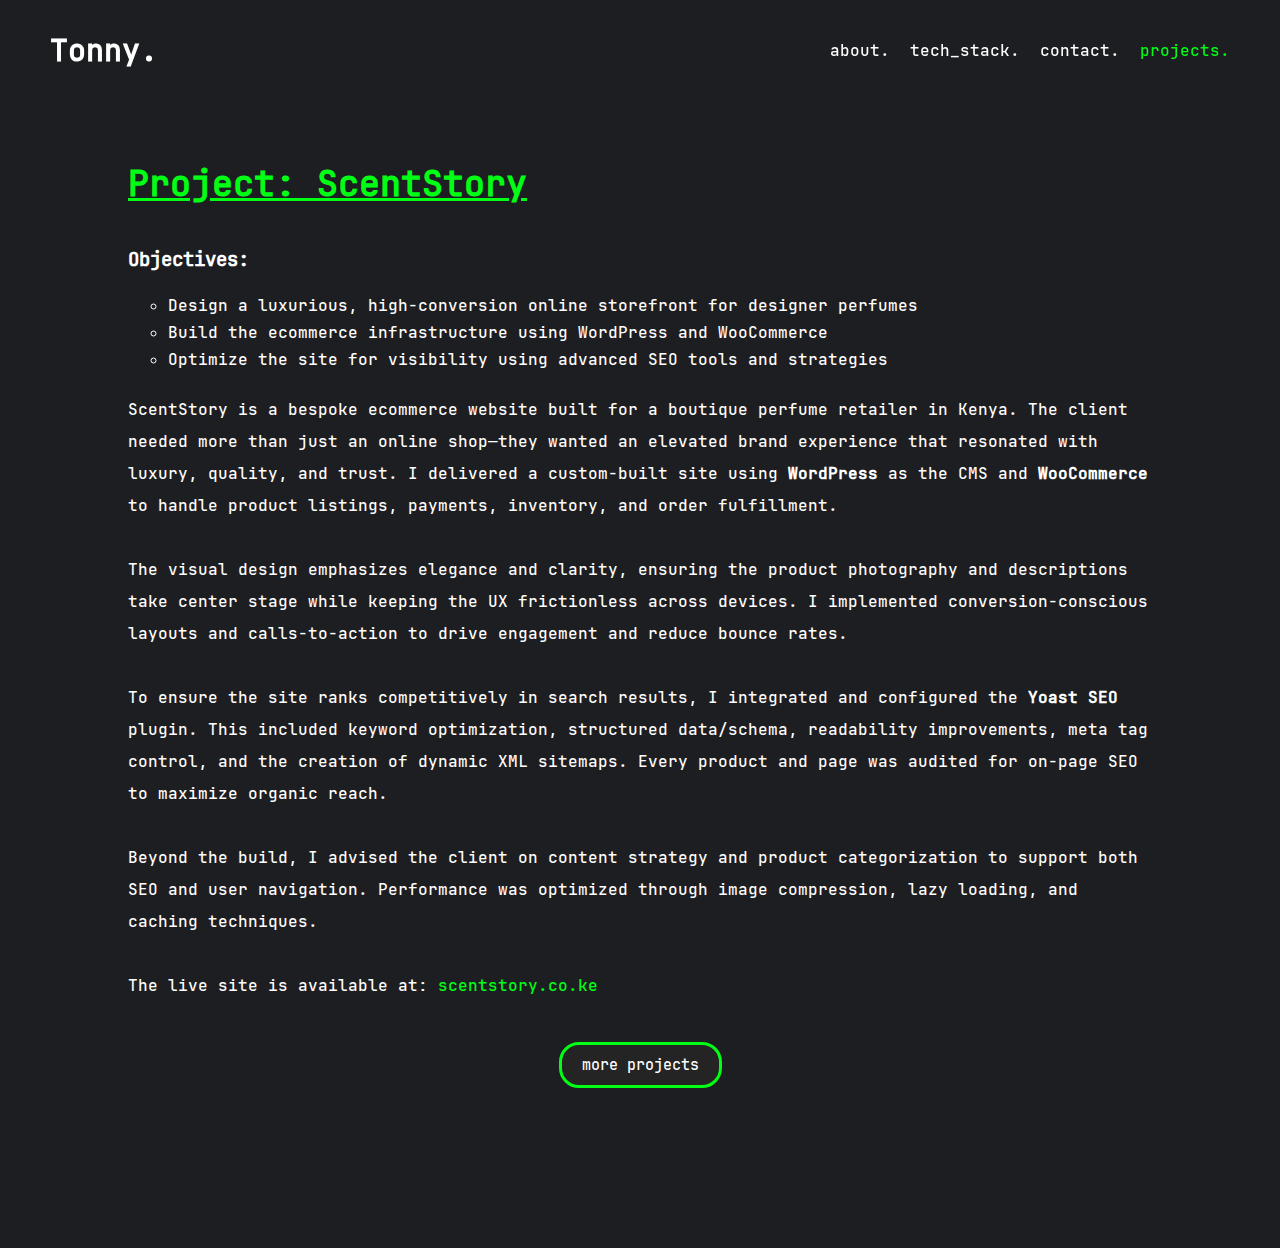
<file: Projects/scentstory.html>
<!DOCTYPE html>
<html lang="en">
<head>
    <meta charset="UTF-8">
    <meta name="viewport" content="width=device-width, initial-scale=1.0">
    <link rel="stylesheet" href="../styles.css">
    <link rel="icon" href="../Assets/code.svg">
    <title>ScentStory – Designer Perfume Ecommerce</title>
</head>
<body>
    <div class="navContainer">
        <div class="logo">
            <h1><a href="../index.html">Tonny.</a></h1>
        </div>
        <nav>
            <ul id="menu">
                <li><a href="../about.html">about.</a></li>
                <li><a href="../techStack.html">tech_stack.</a></li>
                <li><a href="../contact.html">contact.</a></li>
                <li><a class="thisLink" href="../projects.html">projects.</a></li>
            </ul>
        </nav>
        <div class="mobileControls">
            <svg id="openMenu" viewBox="0 0 24 24" width="50px" height="50px" fill="none" xmlns="http://www.w3.org/2000/svg" stroke="#fff">
                <path d="M4 7L7 7M20 7L11 7" stroke-width="1.5" stroke-linecap="round"></path>
                <path d="M20 17H17M4 17L13 17" stroke-width="1.5" stroke-linecap="round"></path>
                <path d="M4 12H7L20 12" stroke-width="1.5" stroke-linecap="round"></path>
            </svg>
            <svg id="closeMenu" viewBox="0 0 24 24" width="50px" height="50px" fill="none" xmlns="http://www.w3.org/2000/svg" stroke="#fff">
                <path d="M18 18L12 12M12 12L6 6M12 12L18 6M12 12L6 18" stroke-width="2" stroke-linecap="round" stroke-linejoin="round"></path>
            </svg>
        </div>
    </div>

    <section class="actuaProjectContainer">
        <h1 class="projectTitle thisLink">Project: ScentStory</h1>

        <h3>Objectives:</h3>
        <ul class="objectives">
            <li>Design a luxurious, high-conversion online storefront for designer perfumes</li>
            <li>Build the ecommerce infrastructure using WordPress and WooCommerce</li>
            <li>Optimize the site for visibility using advanced SEO tools and strategies</li>
        </ul>
        <!-- <img src="./Assets/Screenshot 2025-08-04 081208.png" alt="ScentStory Project Screenshot" class="projectImage"> -->
        <p class="projectDescription">
            ScentStory is a bespoke ecommerce website built for a boutique perfume retailer in Kenya. The client needed more than just an online shop—they wanted an elevated brand experience that resonated with luxury, quality, and trust. I delivered a custom-built site using <strong>WordPress</strong> as the CMS and <strong>WooCommerce</strong> to handle product listings, payments, inventory, and order fulfillment.
            <br><br>
            The visual design emphasizes elegance and clarity, ensuring the product photography and descriptions take center stage while keeping the UX frictionless across devices. I implemented conversion-conscious layouts and calls-to-action to drive engagement and reduce bounce rates.
            <br><br>
            To ensure the site ranks competitively in search results, I integrated and configured the <strong>Yoast SEO</strong> plugin. This included keyword optimization, structured data/schema, readability improvements, meta tag control, and the creation of dynamic XML sitemaps. Every product and page was audited for on-page SEO to maximize organic reach.
            <br><br>
            Beyond the build, I advised the client on content strategy and product categorization to support both SEO and user navigation. Performance was optimized through image compression, lazy loading, and caching techniques.
            <br><br>
            The live site is available at:
            <a href="https://scentstory.co.ke" target="_blank" rel="noopener noreferrer">scentstory.co.ke</a>
        </p>

        <div class="projectsBtnContainer">
            <button class="projectsBtn"><a href="../projects.html">more projects</a></button>
        </div>
    </section>

    <script src="../app.js"></script>
</body>
</html>
</file>
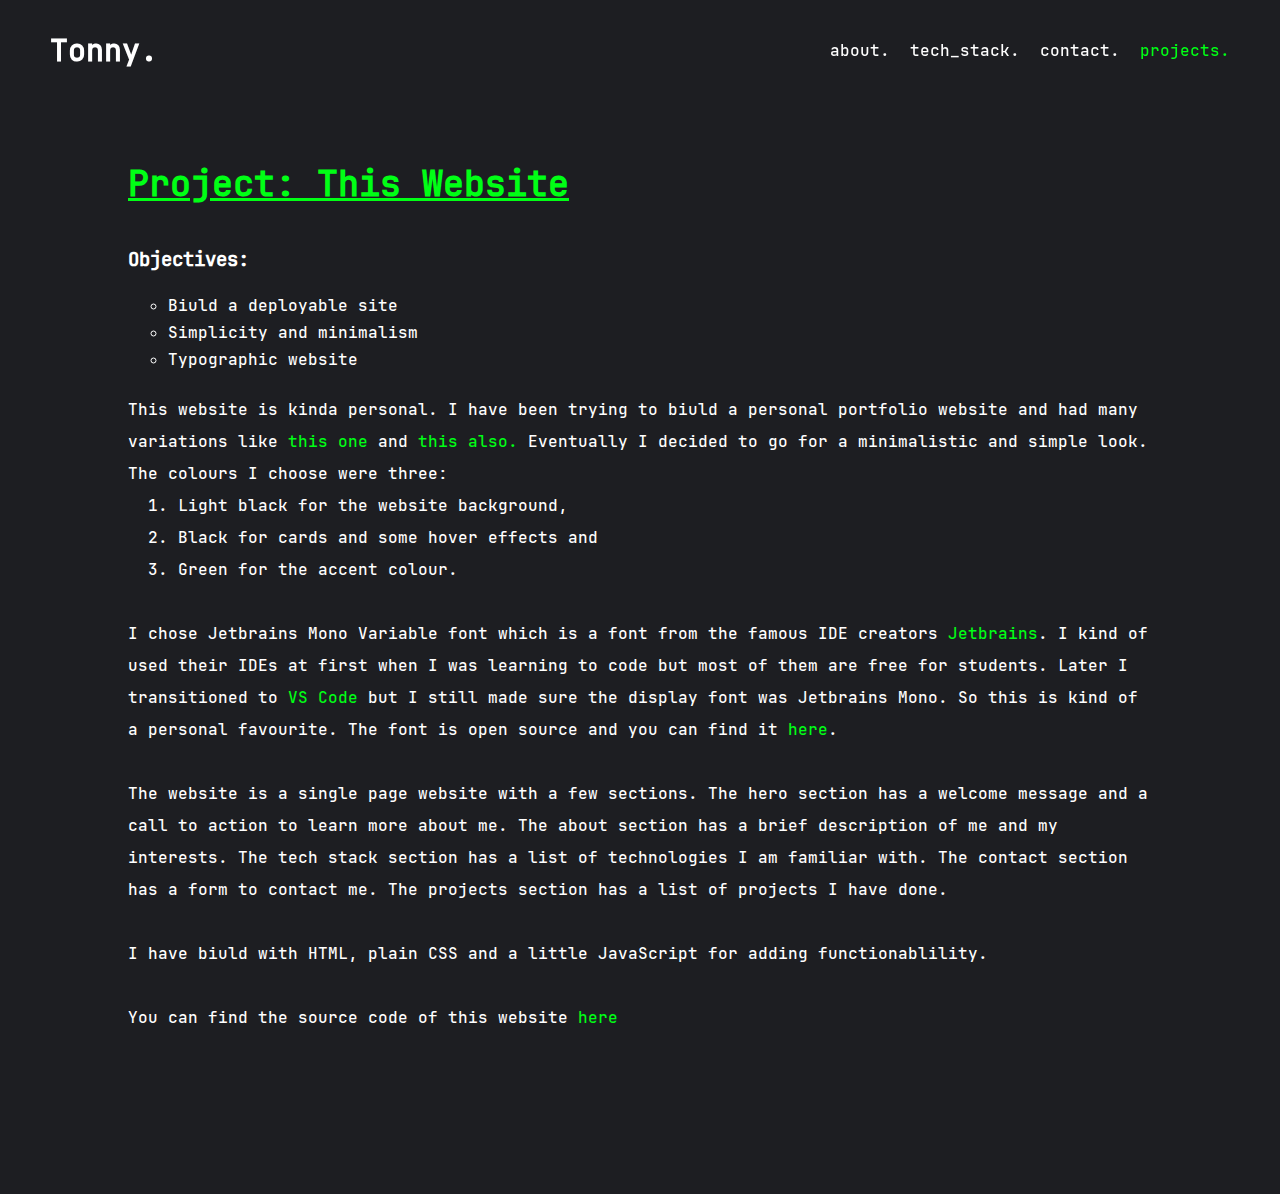
<file: Projects/this-site.html>
<!DOCTYPE html>
<html lang="en">
<head>
    <meta charset="UTF-8">
    <meta name="viewport" content="width=device-width, initial-scale=1.0">
    <link rel="stylesheet" href="../styles.css">
    <link rel="icon" href="Assets/code.svg">
    <title>Tonny - Web Developer</title>
</head>
<body>
    <div class="navContainer">
        <div class="logo">
            <h1><a href="../index.html">Tonny.</a></h1>
        </div>
        <nav>
            <ul id="menu">
                <li><a href="../about.html">about.</a></li>
                <li><a href="../techStack.html">tech_stack.</a></li>
                <li><a href="../contact.html">contact.</a></li>
                <li><a class="thisLink" href="../projects.html">projects.</a></li>
            </ul>
        </nav>
        <div class="mobileControls">
            <svg id="openMenu" viewBox="0 0 24 24" width="50px" height="50px" fill="none" xmlns="http://www.w3.org/2000/svg" stroke="#fff"><g id="SVGRepo_bgCarrier" stroke-width="0"></g><g id="SVGRepo_tracerCarrier" stroke-linecap="round" stroke-linejoin="round"></g><g id="SVGRepo_iconCarrier"> <path d="M4 7L7 7M20 7L11 7" stroke="" stroke-width="1.5" stroke-linecap="round"></path> <path d="M20 17H17M4 17L13 17" stroke="" stroke-width="1.5" stroke-linecap="round"></path> <path d="M4 12H7L20 12" stroke="" stroke-width="1.5" stroke-linecap="round"></path> </g></svg>
            <svg id="closeMenu" viewBox="0 0 24 24" width="50px" height="50px" fill="none" xmlns="http://www.w3.org/2000/svg" stroke="#fff"><g id="SVGRepo_bgCarrier" stroke-width="0"></g><g id="SVGRepo_tracerCarrier" stroke-linecap="round" stroke-linejoin="round"></g><g id="SVGRepo_iconCarrier"> <g id="Menu / Close_MD"> <path id="Vector" d="M18 18L12 12M12 12L6 6M12 12L18 6M12 12L6 18" stroke="" stroke-width="2" stroke-linecap="round" stroke-linejoin="round"></path> </g> </g></svg>
        </div>
    </div>
    <section class="actuaProjectContainer">
        <h1 class="projectTitle thisLink">Project: This Website</h1>
        <h3>Objectives:</h3>
        <ul class="objectives">
            <li>Biuld a deployable site</li>
            <li>Simplicity and minimalism</li>
            <li>Typographic website</li>
        </ul>
        <p class="projectDescription" >
            This website is kinda personal. I have been trying to biuld a personal portfolio website and had many variations like <a href="https://github.com/giichinga/My-Portfolio" >this one</a> and <a href="https://github.com/giichinga/Portfolio-website-" >this also.</a> Eventually I decided to go for a minimalistic and simple look. The colours I choose were three: <br> &nbsp; 1. Light black for the website background, <br> &nbsp; 2. Black for cards and some hover effects and <br> &nbsp; 3. Green for the accent colour. <br> <br>
            
            I chose Jetbrains Mono Variable font which is a font from the famous IDE creators <a href="https://www.jetbrains.com/" >Jetbrains</a>. I kind of used their IDEs at first when I was learning to code but most of them are free for students. Later I transitioned to <a href="https://code.visualstudio.com/" >VS Code</a> but I still made sure the display font was Jetbrains Mono. So this is kind of a personal favourite. The font is open source and you can find it <a href="https://www.jetbrains.com/lp/mono/" >here</a>. <br> <br>
            
            The website is a single page website with a few sections. The hero section has a welcome message and a call to action to learn more about me. The about section has a brief description of me and my interests. The tech stack section has a list of technologies I am familiar with. The contact section has a form to contact me. The projects section has a list of projects I have done. <br> <br>
            
            I have biuld with HTML, plain CSS and a little JavaScript for adding functionablility.<br> <br>

             You can find the source code of this website <a href="https://github.com/giichinga/portfolio">here</a>
        </p>

    </section>
   
    <script src="../app.js"></script>

    
</body>
</html>
</file>
<file: styles.css>
/* Global Attributes */

* {
    margin: 0;
    padding: 0;
    box-sizing: border-box;
}

@font-face {
    font-family: 'JetBrains Mono';
    src: url(Assets/JetBrainsMono-Medium.ttf);
}

:root {
    --bgColour:#1d1e22;
    --accentColour: #00ff15;
    --cardColour: #242424;
    --fontColour: white;
}

html {
    scroll-behavior: smooth;
}

html::-webkit-scrollbar{
    width: 10px;
}

html::-webkit-scrollbar-track{
    background-color: #242424;
    border-radius: 10px;
}

html::-webkit-scrollbar-thumb{
    background-color: #474747;

}

body {
    font-family: 'JetBrains Mono', monospace, sans-serif;
    background-color: var(--bgColour);
    color: var(--fontColour);
}

a {
    text-decoration: none;
    color: var(--fontColour);
    font-family: inherit;
}

a:hover, a:active, .logo:hover {
    color: var(--accentColour);
    cursor: pointer;
}

ul {
    list-style: none;
}

button {
    font-family: inherit;
    
}

/* Navigation Bar */

.navContainer {
    width: 100%;
    display: flex;
    justify-content: space-between;
    align-items: center;
    padding: 30px 50px;
    position: fixed;
    top: 0;
    left: 0;
    right: 0;
    z-index: 2;
    backdrop-filter: blur(50px);
}

nav ul {
    display: flex;
    gap: 20px;
}

.logo h1{
    font-size: 30px;
}

.mobileControls {
    display: none;
}

.mobileControls svg {
    height: 40px;
    width: 40px;
}

/* Hero Section */

.hero, .about , .tech, .contact, .projects {
    display: flex;
    height: 100vh;
    width: 100%;
    justify-content: center;
    align-items: center;
    position: relative;
    flex-direction: column;
}

.hero p {
    font-size: 25px;
    text-align: center;
}

.scrollDown {
    position: absolute;
    bottom: 20px;
    cursor: pointer;
    font-size: 20px;
}

.thisLink {
    color: var(--accentColour);
}

/* About Section */

.about h1 {
    font-size: 40px;
    margin-bottom: 20px;
}

.about p {
    width: 40vw;
    text-align: center;
    line-height: 1.5;
    font-size: 25px;
}

/* Tech Stack */

.careerChoice {
    display: flex;
    gap: 20px;
    margin-top: 50px;
    font-size: 20px;
}

.careerChoice h2 {
    padding: 10px 20px;
}

.careerChoice h2:hover {
    cursor: pointer;
    background-color: var(--cardColour);
}

.active {
    background-color: var(--cardColour);
    color: var(--accentColour);
}

.techs {
    margin-top: 30px;
}

.techs li {
    display: flex;
    align-items: center;
    gap: 50px;
}

.techEEE img {
    height: 72px;
    width: 72px;
    border-radius: 15px;
}

.techWeb ul, .techEEE ul {
    display: flex;
    flex-direction: column;
    gap: 20px;
}

.techEEE {
    display: none;
}

/*Contact Section */

.contact h1 {
    font-size: 40px;
    margin-bottom: 20px;
}

.contact ul li a {
    display: flex;
    align-items: center;
    width: 400px;
    gap: 50px;
    padding: 10px 20px;

}

.contact ul li a:hover {
    background-color: var(--cardColour);
    color: var(--accentColour);
    cursor: pointer;
}

.contact ul li a svg {
    height: 50px;
    width: 50px;
}

.contact ul li a svg path  {
    stroke: white;   
}

.contact ul li a:hover svg path  {
    stroke: var(--accentColour);   
}

/* Projects Section */

.projectsIntro {
    font-size: 20px;
    margin: 0 20px;
}

.projectChooser {
    display: flex;
    gap: 20px;
    margin-top: 50px;
    font-size: 15px;
}

.projectChooser h2 {
    padding: 10px 20px;
    width: 200px;
    text-align: center;
    border-radius: 20px 20px 0 0;
    cursor: pointer;
}



.projectChooser .selected {
    background-color: var(--cardColour);
    color: var(--accentColour);
}

.projectContainer {
    width: 420px;
    height: fit-content;
    background-color: var(--cardColour);
    border-radius: 0 20px 20px 20px;
    padding: 20px;
}

.projectContainer li  {
    padding: 20px;
    cursor: pointer;
}

.projectContainer li:hover {
    background-color: var(--bgColour);
    color: var(--accentColour);
}

.elecProjects {
    display: none;
}

.add {
    display: block;
}

.remove {
    display: none;
}

/* Project This site */

.actuaProjectContainer {
    display: flex;
    height: max-content;
    margin: 10rem 10%;   
    flex-direction: column;
    z-index: 1;
}

.projectTitle {
    font-size: 35px;
    margin-bottom: 20px;
    text-decoration: underline;  
}

.actuaProjectContainer h3 {
    margin: 20px 0;
}

.objectives {
    list-style: circle;
    margin:0 40px 20px 40px;
    line-height: 1.7;
}

.projectDescription {
    line-height: 2;
}

.projectDescription a {
    color: var(--accentColour);
}


.projectsBtnContainer{
    display:flex;
    width: 100%;
    justify-content: center;
    margin-top: 40px;
    
}

.projectsBtn {
    padding: 10px 20px;
    background-color: var(--cardColour);
    color: var(--fontColour);
    border: none;
    border-radius: 20px;
    cursor: pointer;
    font-size: 15px;
    border: 3px solid var(--accentColour);
}

/* Mobile Responsive Design */

@media screen and (max-width:1020px) {
    .mobileControls {
        display: block;
        z-index: 3;
    }

    .logo h1{
        font-size: 25px;
    }
    
    nav ul {
        position: absolute;
        top: 0;
        right: 0;
        display: none;
        flex-direction: column;
        height: 100vh;
        width: 100vw;
        backdrop-filter: blur(20px);
        justify-content: center;
        align-items: center;
    }

    .navContainer {
        padding: 30px 20px;
    }

    #closeMenu {
        display: none;
    }



    .hero p, .about p, .contact h1 {
        font-size: 20px;
    }

    .scrollDown {
        font-size: 15px;
    }

    .about h1 {
        font-size: 30px;
    }

    .about p {
        width: 90vw;
    }

    .careerChoice {
        font-size: 12px;
        gap: 0;
    }

    .techEEE img, .techEEE svg, .techWeb img, .techWeb svg {
        height: 50px;
        width: 50px;
    }

    .tech ul li {
        font-size: 15px;
    }

  
    .techEEE ul, .techWeb ul {
        gap: 10px;
    }

    .contact ul li a {
        width: 100%;
    }


    .projectChooser {
        gap: 0px;
        font-size: 10px;
    }

    .projectChooser h2 {
        width: 42.5vw;
    }

    .projectContainer {
        width: 85vw;
    }

    .navContainer {
        background-color: var(--bgColour);
        backdrop-filter: none;
    }
}
</file>
